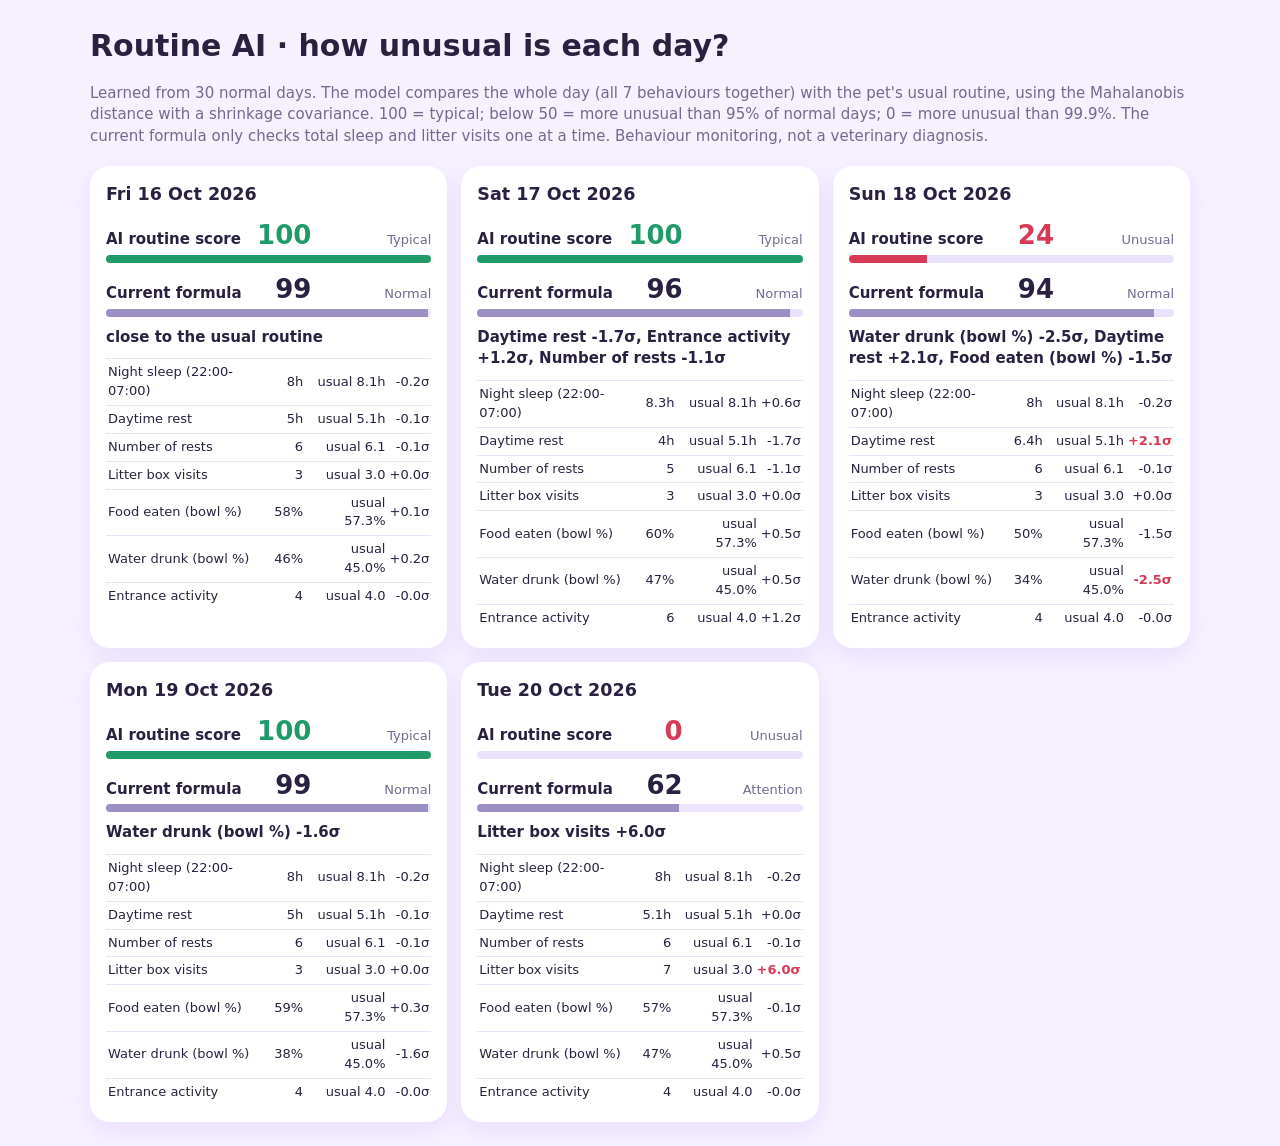
<file: PetCareAI_Current_2026-10-13/ai/routine_report.html>
<!doctype html><html lang="en"><head><meta charset="utf-8"><meta name="viewport" content="width=device-width,initial-scale=1">
<title>Routine AI report</title><style>
:root{--bg:#f6f1ff;--card:#fff;--text:#2a2140;--muted:#74698f;--line:#ebe3fb}
@media(prefers-color-scheme:dark){:root{--bg:#1a1428;--card:#251d38;--text:#f3edff;--muted:#b3a7d1;--line:#3a2f57}}
body{margin:0;background:var(--bg);color:var(--text);font:15px/1.45 system-ui,Segoe UI,sans-serif}
main{max-width:1100px;margin:auto;padding:24px 16px} h1{margin:0 0 4px} .muted{color:var(--muted)}
.grid{display:grid;grid-template-columns:repeat(auto-fill,minmax(320px,1fr));gap:14px;margin-top:18px}
.card{background:var(--card);border-radius:20px;padding:16px;box-shadow:0 8px 24px rgba(124,58,237,.10)} h3{margin:0 0 10px}
.row{display:flex;align-items:baseline;gap:10px;margin-top:8px} .row b{flex:1;font-weight:600} .num{font-size:26px;font-weight:800} .tag{color:var(--muted);font-size:13px;width:110px;text-align:right}
.bar{height:8px;background:var(--line);border-radius:99px;overflow:hidden} .bar span{display:block;height:100%}
.why{margin:10px 0;font-weight:600} table{width:100%;border-collapse:collapse;font-size:13px} td{padding:4px 2px;border-top:1px solid var(--line)} td:nth-child(n+2){text-align:right} .hi{color:#d63a55;font-weight:800}
</style></head><body><main>
<h1>Routine AI · how unusual is each day?</h1>
<p class="muted">Learned from 30 normal days. The model compares the whole day (all 7 behaviours together) with the pet's usual routine, using the Mahalanobis distance with a shrinkage covariance. 100 = typical; below 50 = more unusual than 95% of normal days; 0 = more unusual than 99.9%. The current formula only checks total sleep and litter visits one at a time. Behaviour monitoring, not a veterinary diagnosis.</p>
<div class="grid">
      <div class="card"><h3>Fri 16 Oct 2026</h3>
        <div class="row"><b>AI routine score</b><span class="num" style="color:#1f9a68">100</span><span class="tag">Typical</span></div><div class="bar"><span style="width:100%;background:#1f9a68"></span></div>
        <div class="row"><b>Current formula</b><span class="num">99</span><span class="tag">Normal</span></div><div class="bar"><span style="width:99%;background:#9b8fc4"></span></div>
        <p class="why">close to the usual routine</p>
        <table><tr><td>Night sleep (22:00-07:00)</td><td>8h</td><td>usual 8.1h</td><td class="">-0.2σ</td></tr><tr><td>Daytime rest</td><td>5h</td><td>usual 5.1h</td><td class="">-0.1σ</td></tr><tr><td>Number of rests</td><td>6</td><td>usual 6.1</td><td class="">-0.1σ</td></tr><tr><td>Litter box visits</td><td>3</td><td>usual 3.0</td><td class="">+0.0σ</td></tr><tr><td>Food eaten (bowl %)</td><td>58%</td><td>usual 57.3%</td><td class="">+0.1σ</td></tr><tr><td>Water drunk (bowl %)</td><td>46%</td><td>usual 45.0%</td><td class="">+0.2σ</td></tr><tr><td>Entrance activity</td><td>4</td><td>usual 4.0</td><td class="">-0.0σ</td></tr></table>
      </div>
      <div class="card"><h3>Sat 17 Oct 2026</h3>
        <div class="row"><b>AI routine score</b><span class="num" style="color:#1f9a68">100</span><span class="tag">Typical</span></div><div class="bar"><span style="width:100%;background:#1f9a68"></span></div>
        <div class="row"><b>Current formula</b><span class="num">96</span><span class="tag">Normal</span></div><div class="bar"><span style="width:96%;background:#9b8fc4"></span></div>
        <p class="why">Daytime rest -1.7σ, Entrance activity +1.2σ, Number of rests -1.1σ</p>
        <table><tr><td>Night sleep (22:00-07:00)</td><td>8.3h</td><td>usual 8.1h</td><td class="">+0.6σ</td></tr><tr><td>Daytime rest</td><td>4h</td><td>usual 5.1h</td><td class="">-1.7σ</td></tr><tr><td>Number of rests</td><td>5</td><td>usual 6.1</td><td class="">-1.1σ</td></tr><tr><td>Litter box visits</td><td>3</td><td>usual 3.0</td><td class="">+0.0σ</td></tr><tr><td>Food eaten (bowl %)</td><td>60%</td><td>usual 57.3%</td><td class="">+0.5σ</td></tr><tr><td>Water drunk (bowl %)</td><td>47%</td><td>usual 45.0%</td><td class="">+0.5σ</td></tr><tr><td>Entrance activity</td><td>6</td><td>usual 4.0</td><td class="">+1.2σ</td></tr></table>
      </div>
      <div class="card"><h3>Sun 18 Oct 2026</h3>
        <div class="row"><b>AI routine score</b><span class="num" style="color:#d63a55">24</span><span class="tag">Unusual</span></div><div class="bar"><span style="width:24%;background:#d63a55"></span></div>
        <div class="row"><b>Current formula</b><span class="num">94</span><span class="tag">Normal</span></div><div class="bar"><span style="width:94%;background:#9b8fc4"></span></div>
        <p class="why">Water drunk (bowl %) -2.5σ, Daytime rest +2.1σ, Food eaten (bowl %) -1.5σ</p>
        <table><tr><td>Night sleep (22:00-07:00)</td><td>8h</td><td>usual 8.1h</td><td class="">-0.2σ</td></tr><tr><td>Daytime rest</td><td>6.4h</td><td>usual 5.1h</td><td class="hi">+2.1σ</td></tr><tr><td>Number of rests</td><td>6</td><td>usual 6.1</td><td class="">-0.1σ</td></tr><tr><td>Litter box visits</td><td>3</td><td>usual 3.0</td><td class="">+0.0σ</td></tr><tr><td>Food eaten (bowl %)</td><td>50%</td><td>usual 57.3%</td><td class="">-1.5σ</td></tr><tr><td>Water drunk (bowl %)</td><td>34%</td><td>usual 45.0%</td><td class="hi">-2.5σ</td></tr><tr><td>Entrance activity</td><td>4</td><td>usual 4.0</td><td class="">-0.0σ</td></tr></table>
      </div>
      <div class="card"><h3>Mon 19 Oct 2026</h3>
        <div class="row"><b>AI routine score</b><span class="num" style="color:#1f9a68">100</span><span class="tag">Typical</span></div><div class="bar"><span style="width:100%;background:#1f9a68"></span></div>
        <div class="row"><b>Current formula</b><span class="num">99</span><span class="tag">Normal</span></div><div class="bar"><span style="width:99%;background:#9b8fc4"></span></div>
        <p class="why">Water drunk (bowl %) -1.6σ</p>
        <table><tr><td>Night sleep (22:00-07:00)</td><td>8h</td><td>usual 8.1h</td><td class="">-0.2σ</td></tr><tr><td>Daytime rest</td><td>5h</td><td>usual 5.1h</td><td class="">-0.1σ</td></tr><tr><td>Number of rests</td><td>6</td><td>usual 6.1</td><td class="">-0.1σ</td></tr><tr><td>Litter box visits</td><td>3</td><td>usual 3.0</td><td class="">+0.0σ</td></tr><tr><td>Food eaten (bowl %)</td><td>59%</td><td>usual 57.3%</td><td class="">+0.3σ</td></tr><tr><td>Water drunk (bowl %)</td><td>38%</td><td>usual 45.0%</td><td class="">-1.6σ</td></tr><tr><td>Entrance activity</td><td>4</td><td>usual 4.0</td><td class="">-0.0σ</td></tr></table>
      </div>
      <div class="card"><h3>Tue 20 Oct 2026</h3>
        <div class="row"><b>AI routine score</b><span class="num" style="color:#d63a55">0</span><span class="tag">Unusual</span></div><div class="bar"><span style="width:0%;background:#d63a55"></span></div>
        <div class="row"><b>Current formula</b><span class="num">62</span><span class="tag">Attention</span></div><div class="bar"><span style="width:62%;background:#9b8fc4"></span></div>
        <p class="why">Litter box visits +6.0σ</p>
        <table><tr><td>Night sleep (22:00-07:00)</td><td>8h</td><td>usual 8.1h</td><td class="">-0.2σ</td></tr><tr><td>Daytime rest</td><td>5.1h</td><td>usual 5.1h</td><td class="">+0.0σ</td></tr><tr><td>Number of rests</td><td>6</td><td>usual 6.1</td><td class="">-0.1σ</td></tr><tr><td>Litter box visits</td><td>7</td><td>usual 3.0</td><td class="hi">+6.0σ</td></tr><tr><td>Food eaten (bowl %)</td><td>57%</td><td>usual 57.3%</td><td class="">-0.1σ</td></tr><tr><td>Water drunk (bowl %)</td><td>47%</td><td>usual 45.0%</td><td class="">+0.5σ</td></tr><tr><td>Entrance activity</td><td>4</td><td>usual 4.0</td><td class="">-0.0σ</td></tr></table>
      </div></div></main></body></html>
</file>
